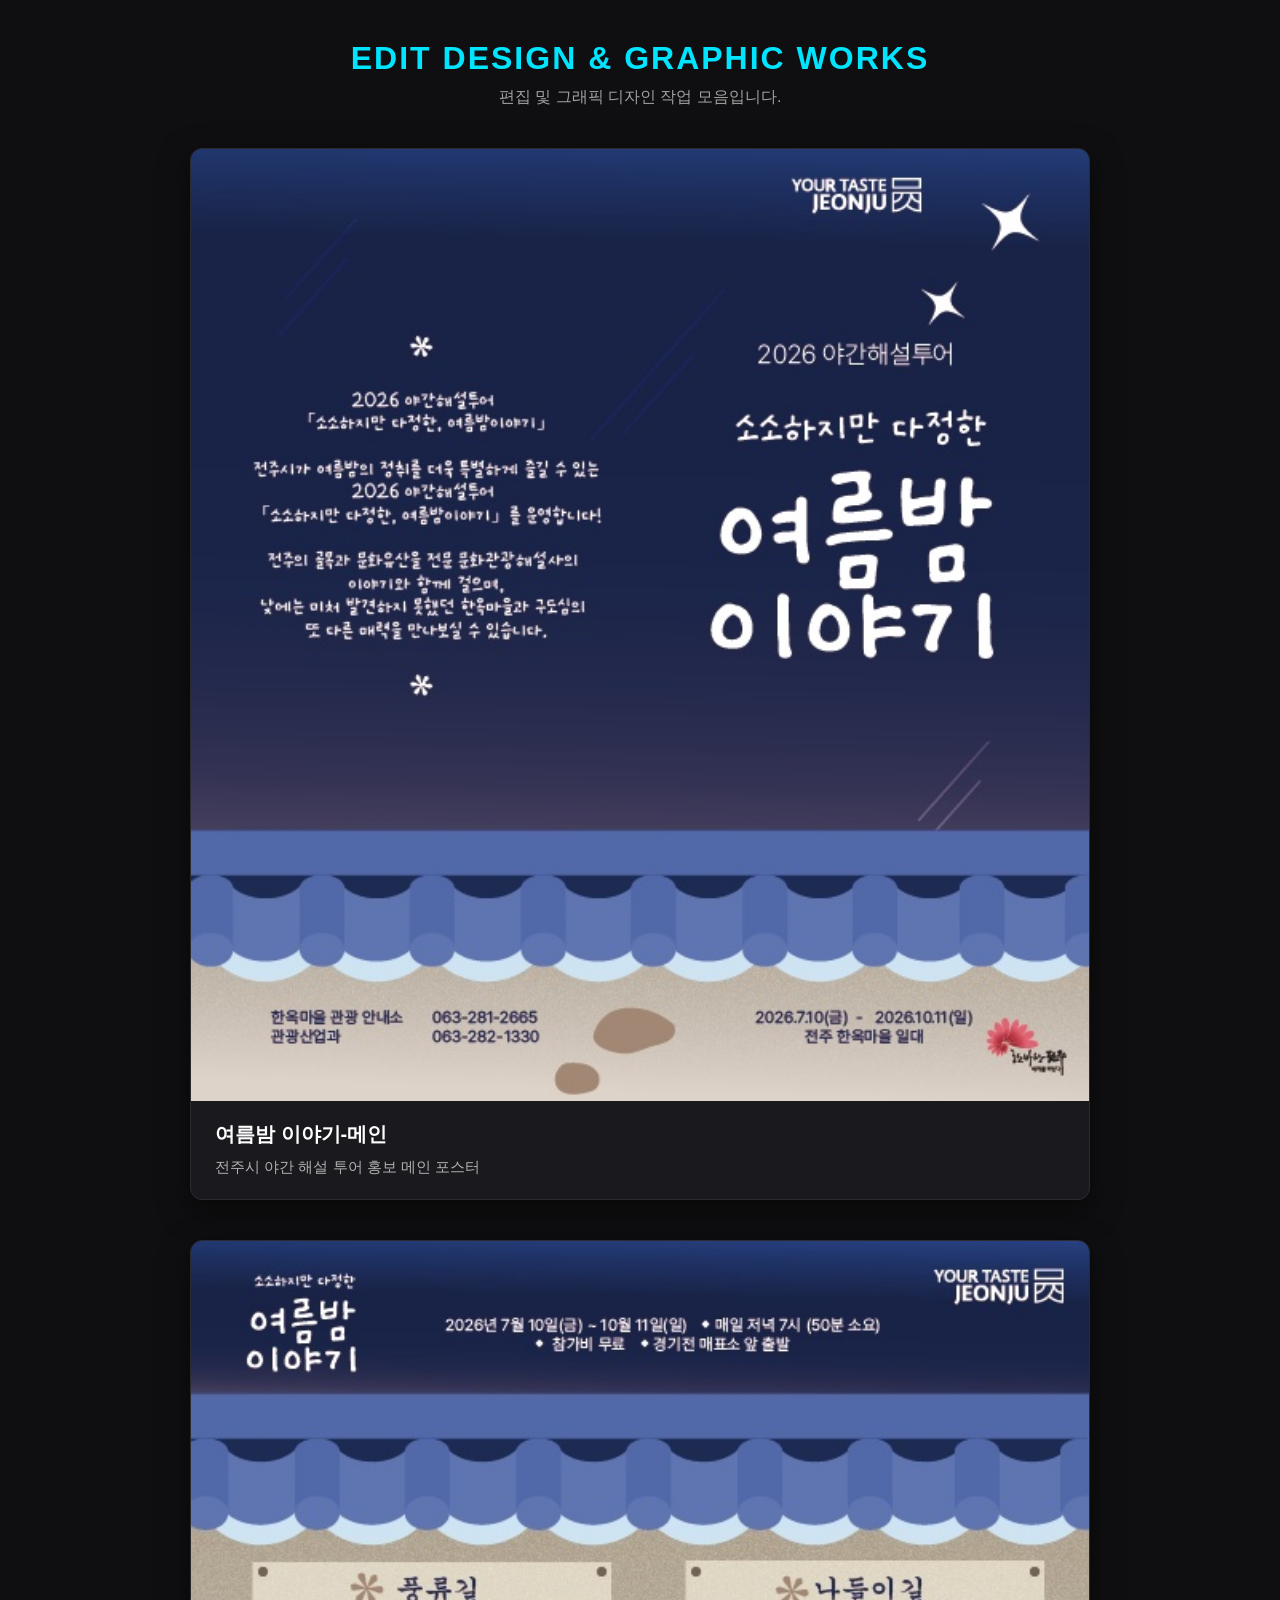
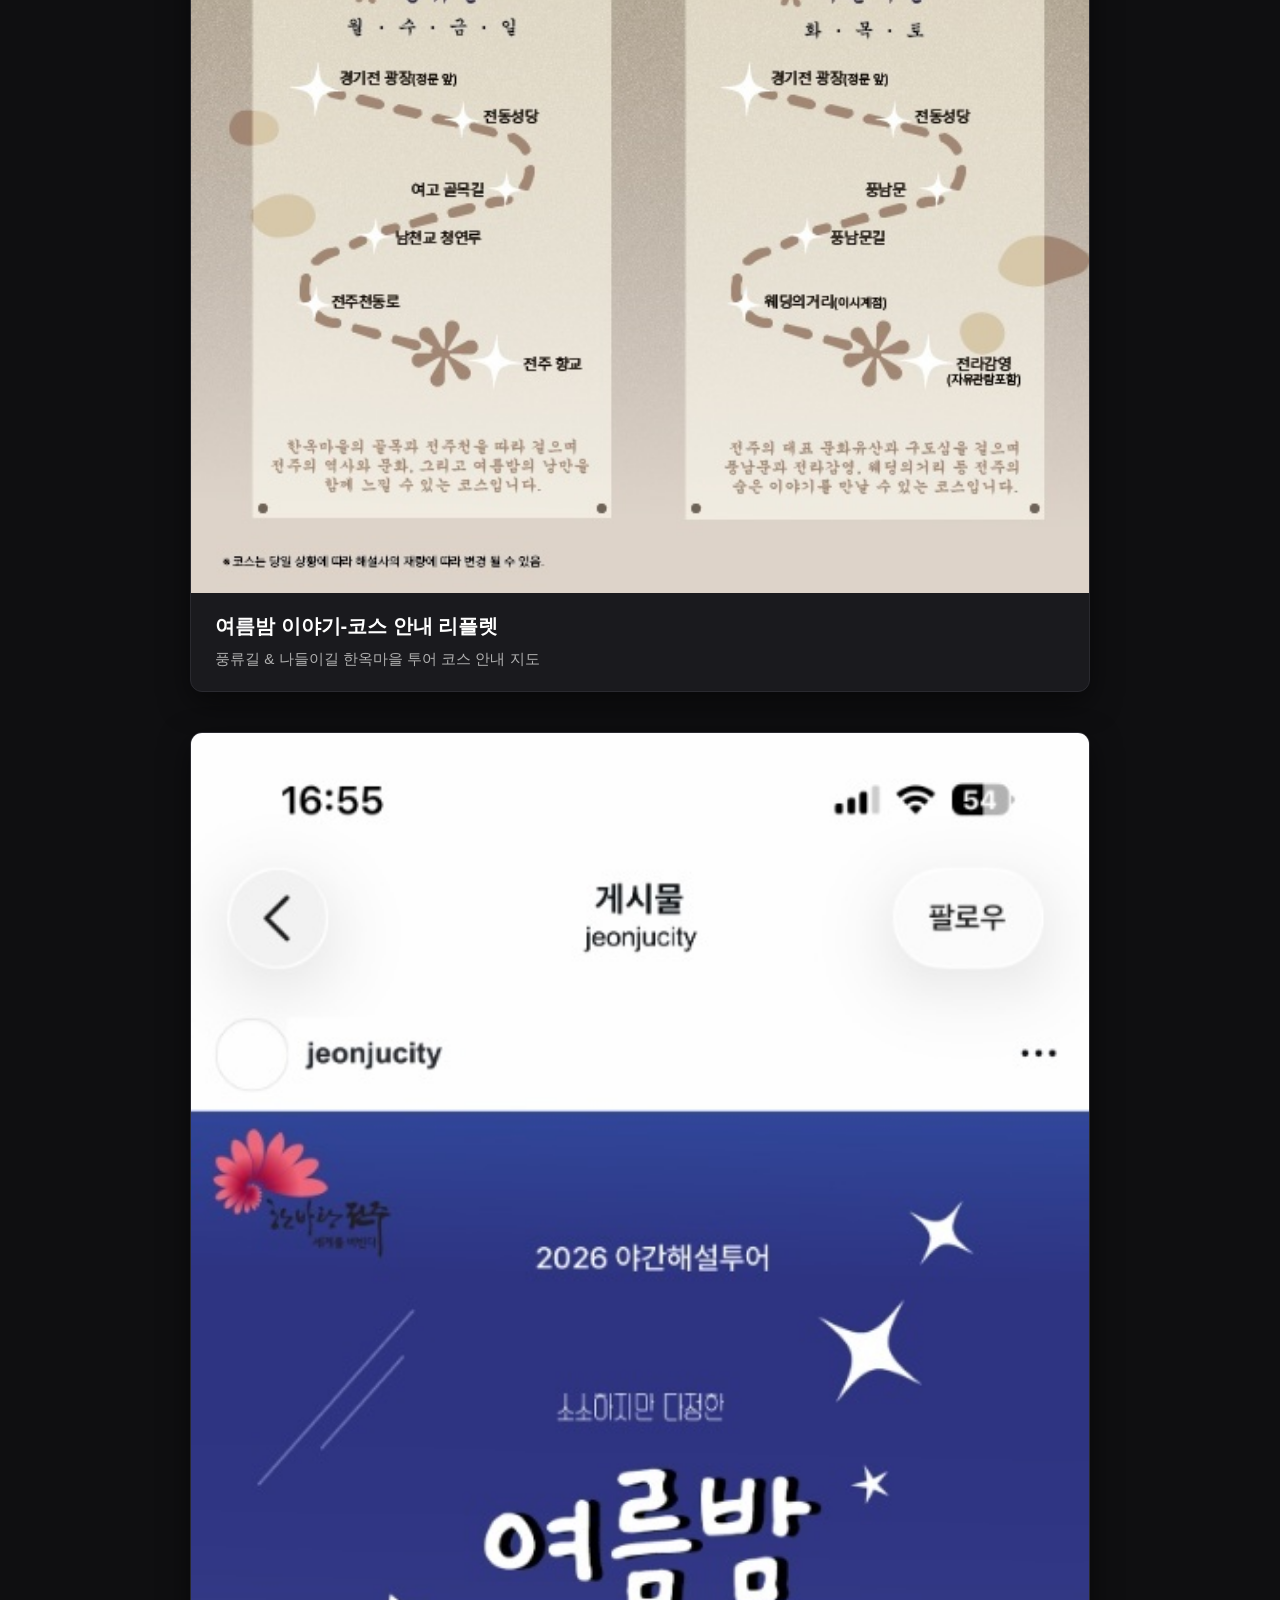
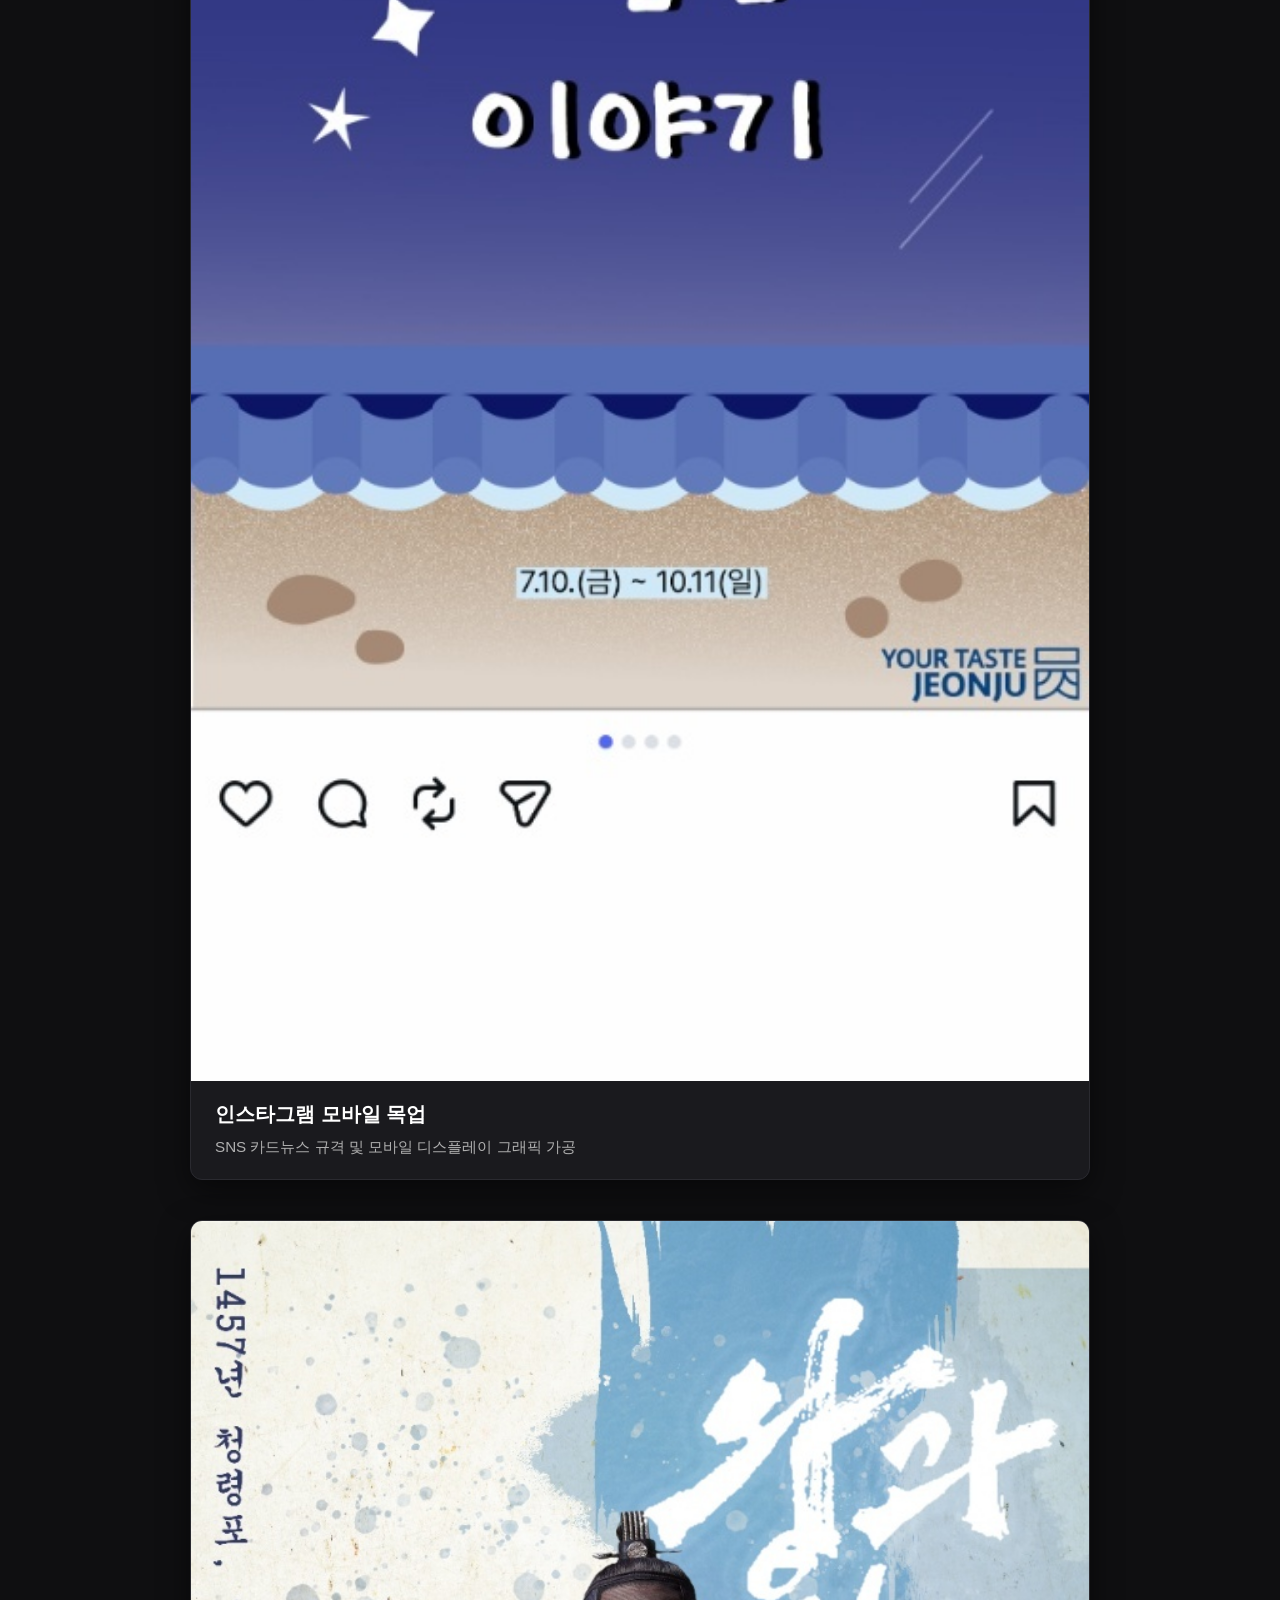
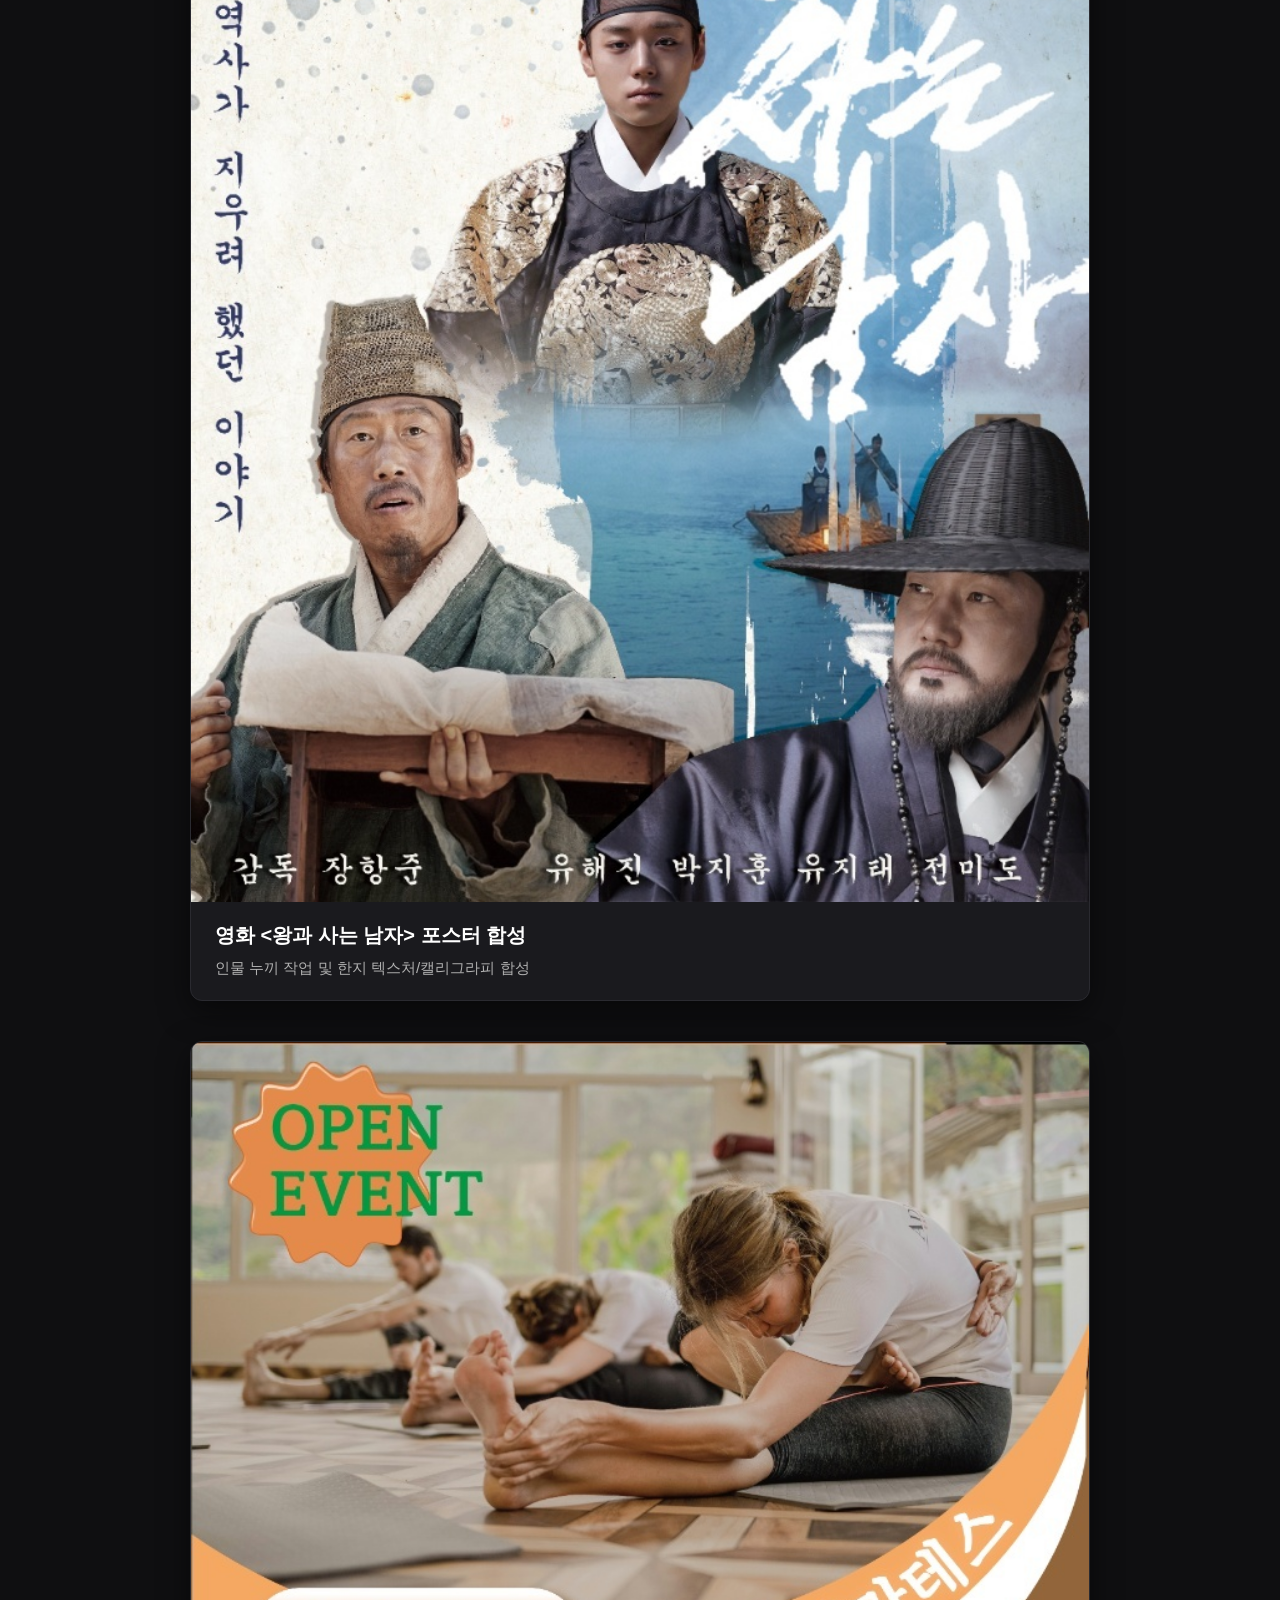
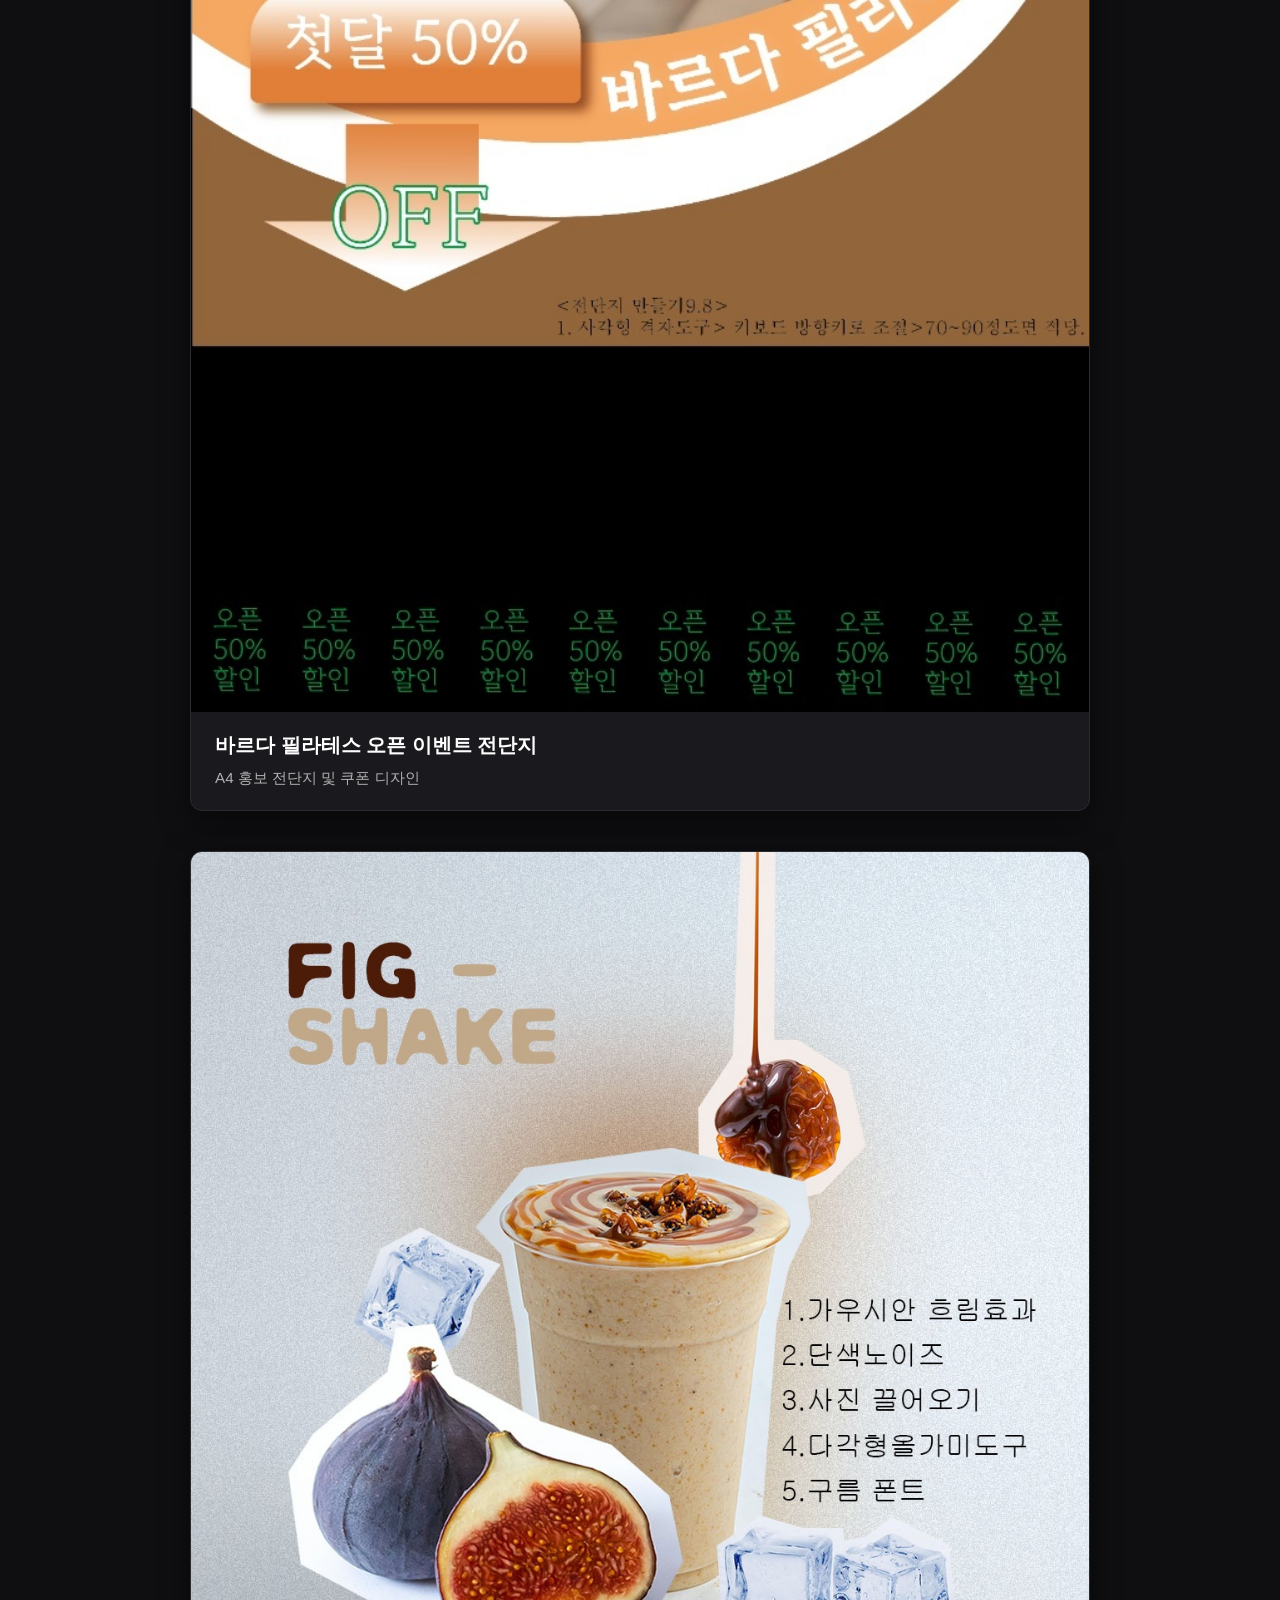
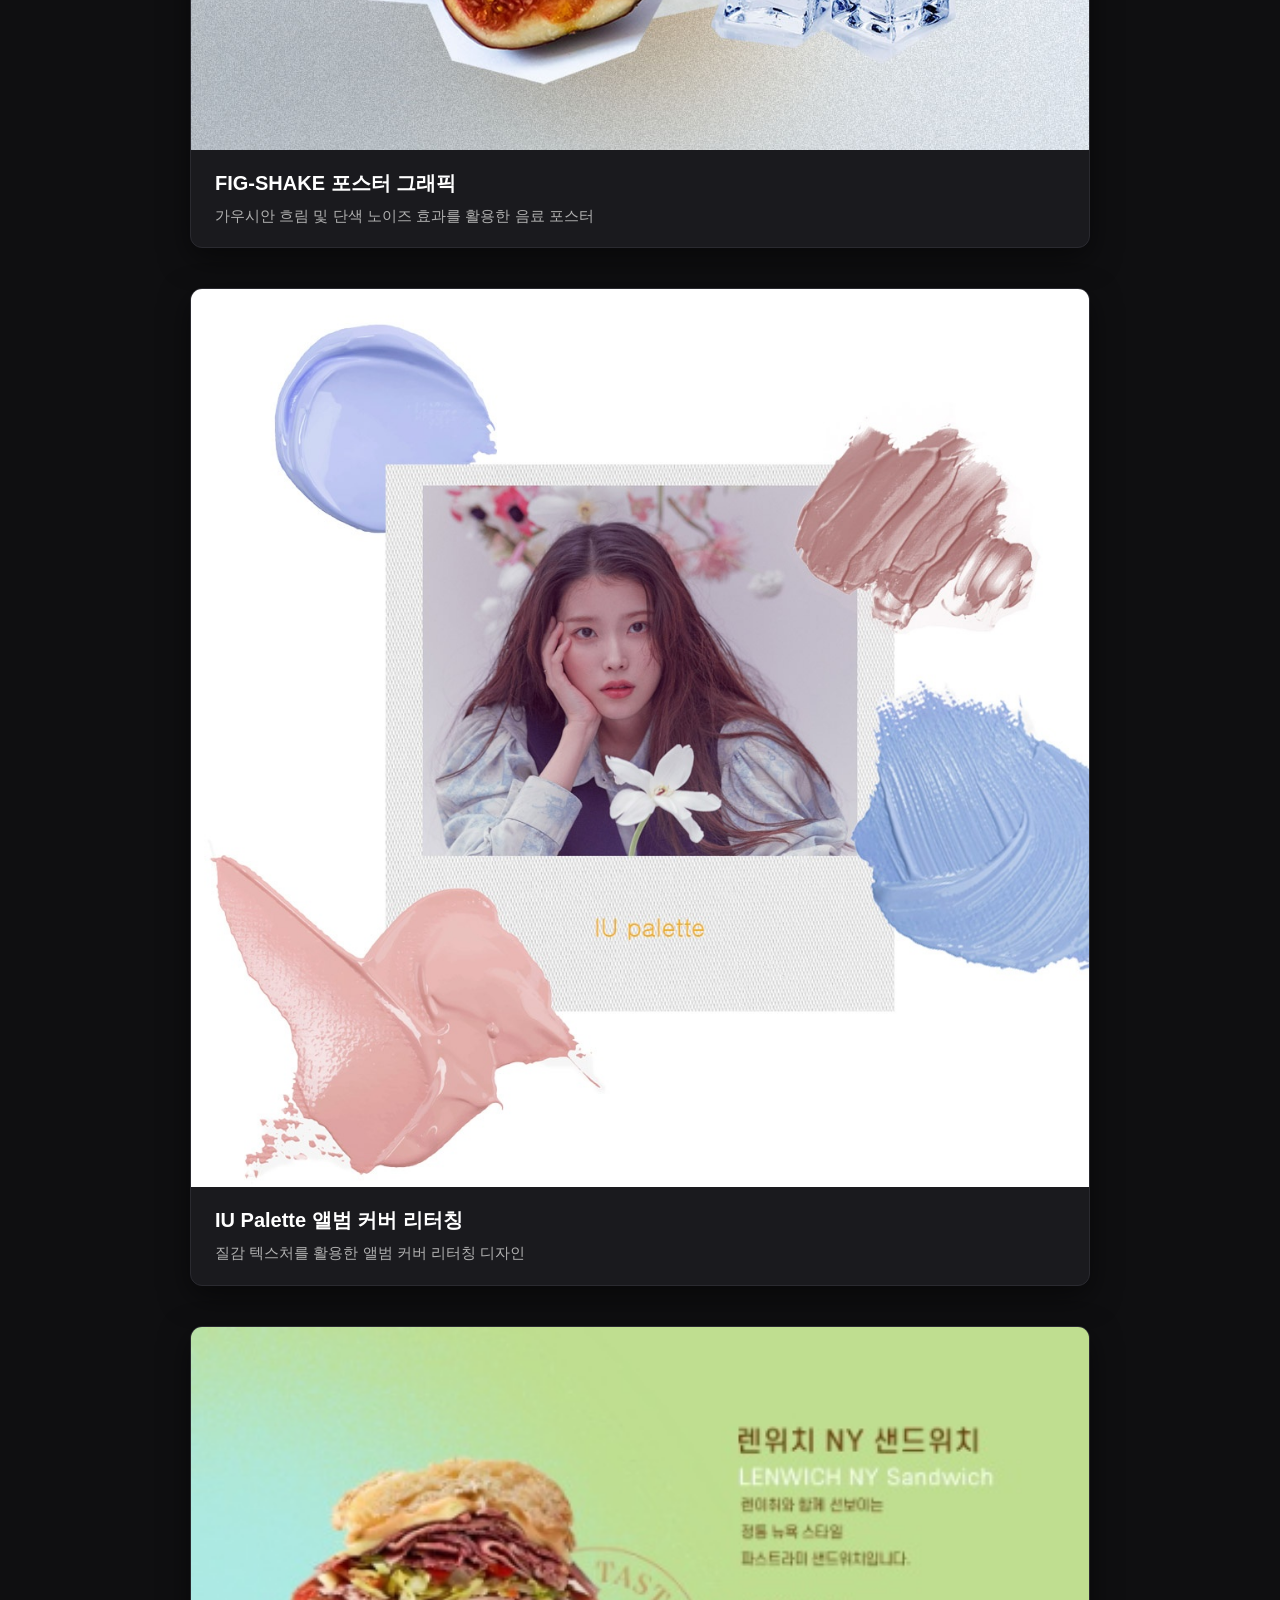
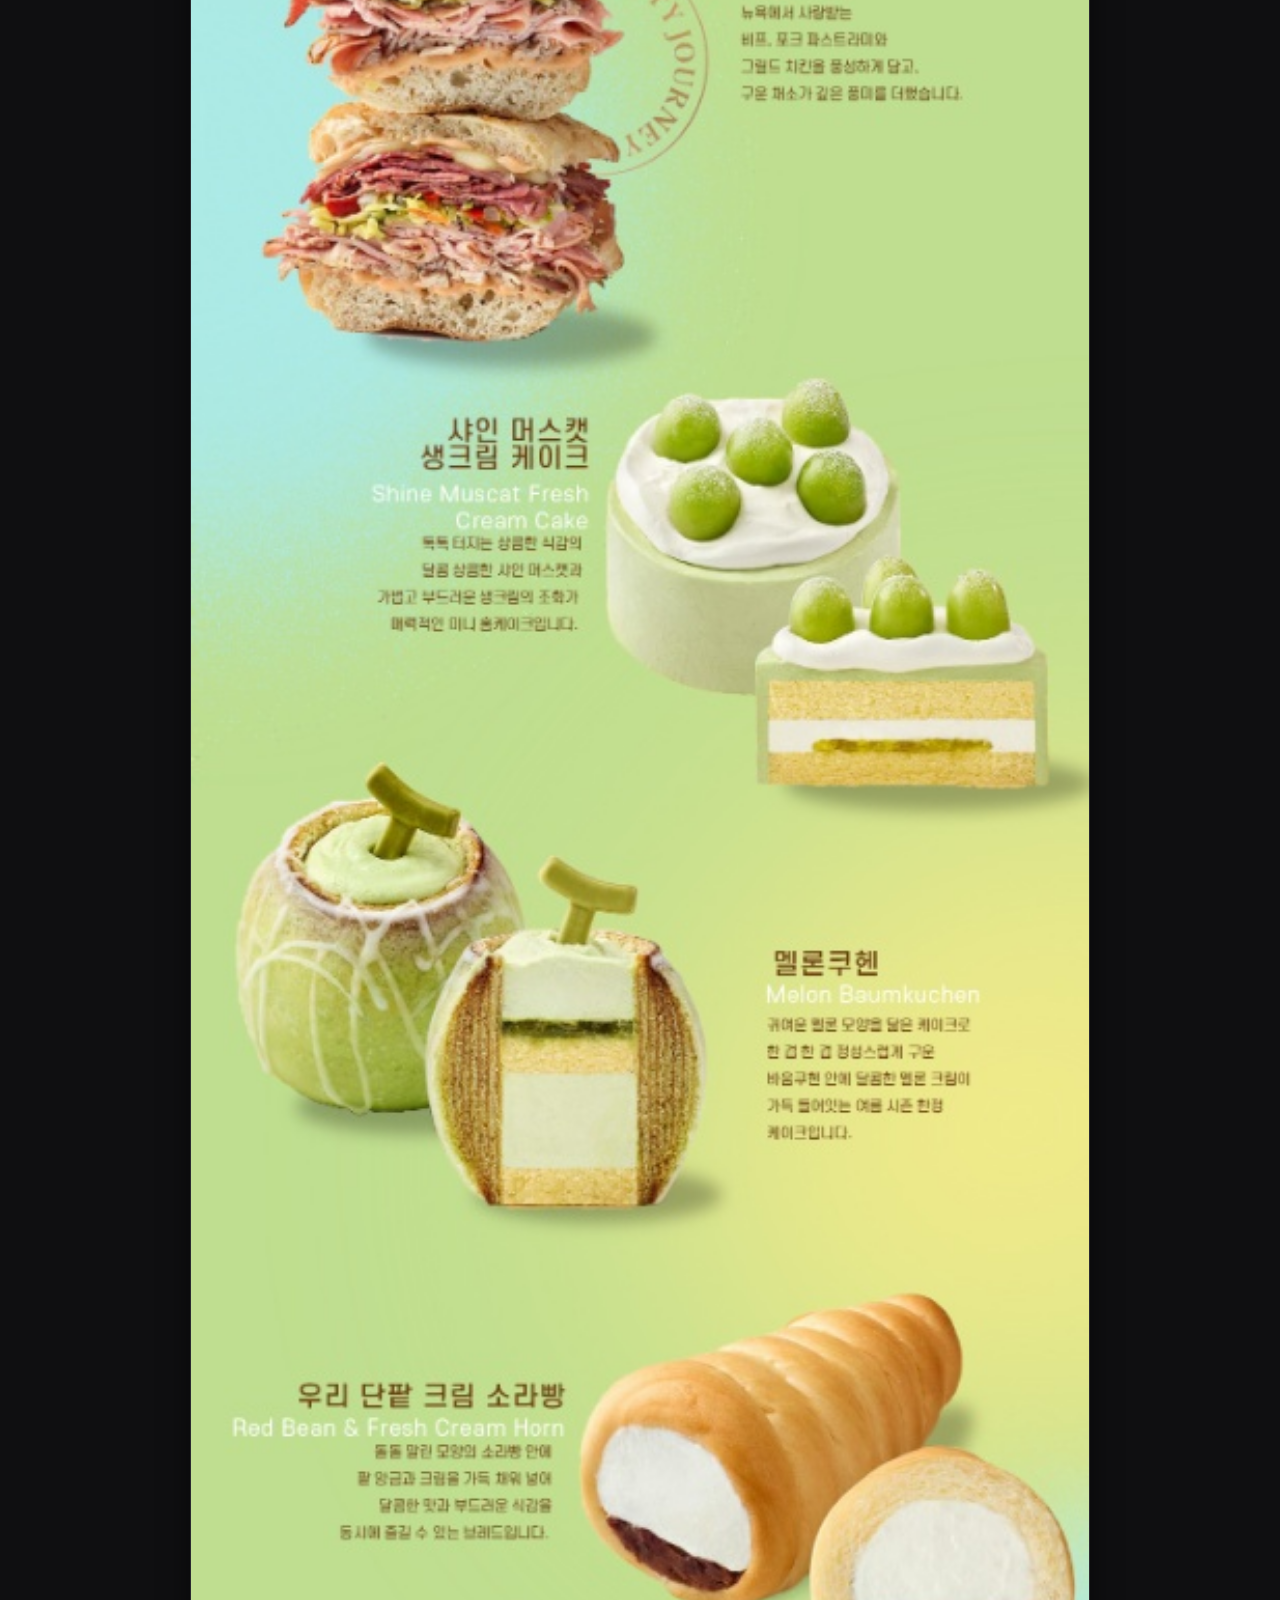
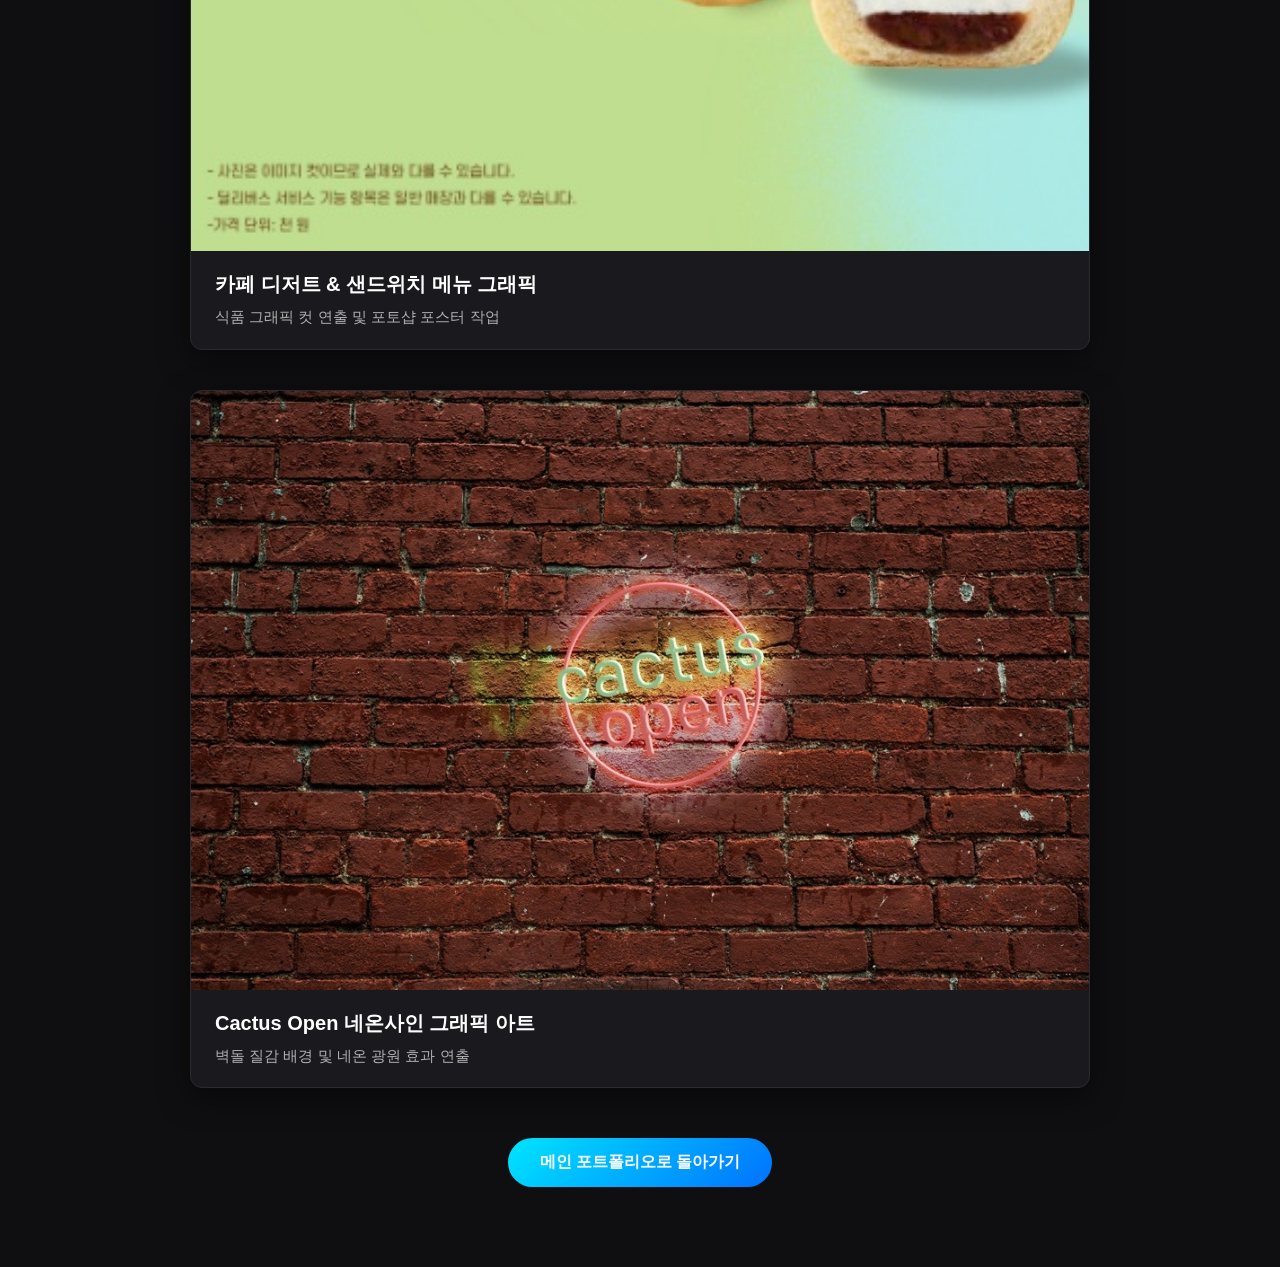
<file: edit-design-detail.html>
<!DOCTYPE html>
<html lang="ko">
<head>
  <meta charset="UTF-8">
  <meta name="viewport" content="width=device-width, initial-scale=1.0">
  <title>Edit Design Portfolio - IMOOT</title>
  <style>
    * { box-sizing: border-box; margin: 0; padding: 0; }
    body {
      background-color: #0f0f11;
      color: #ffffff;
      font-family: 'Pretendard', sans-serif;
      display: flex;
      flex-direction: column;
      align-items: center;
      padding: 40px 20px 80px;
    }
    header { width: 100%; max-width: 900px; margin-bottom: 40px; text-align: center; }
    header h1 { font-size: 2rem; letter-spacing: 2px; margin-bottom: 10px; color: #00e5ff; }
    header p { font-size: 1rem; color: #a0a0a0; }
    
    .scroll-container {
      width: 100%;
      max-width: 900px;
      display: flex;
      flex-direction: column;
      gap: 40px;
    }
    .work-item {
      width: 100%;
      background: #1a1a1e;
      border-radius: 12px;
      overflow: hidden;
      box-shadow: 0 10px 30px rgba(0,0,0,0.5);
      border: 1px solid #2a2a30;
    }
    .work-item img { width: 100%; height: auto; display: block; }
    .work-info { padding: 20px 24px; }
    .work-info h3 { font-size: 1.25rem; margin-bottom: 8px; color: #ffffff; }
    .work-info p { font-size: 0.95rem; color: #b0b0b0; line-height: 1.5; }

    .back-btn {
      margin-top: 50px;
      padding: 14px 32px;
      background: linear-gradient(135deg, #00e5ff, #0072ff);
      color: #fff;
      text-decoration: none;
      font-weight: bold;
      border-radius: 30px;
      transition: all 0.3s ease;
    }
    .back-btn:hover { opacity: 0.9; transform: scale(1.05); }
  </style>
</head>
<body>

  <header>
    <h1>EDIT DESIGN & GRAPHIC WORKS</h1>
    <p>편집 및 그래픽 디자인 작업 모음입니다.</p>
  </header>

  <main class="scroll-container">
    <!-- 1번 이미지 & 설명 (여름밤 이야기-메인) -->
    <div class="work-item">
      <img src="images/works1/work1.jpg" alt="여름밤 이야기-메인">
      <div class="work-info">
        <h3>여름밤 이야기-메인</h3>
        <p>전주시 야간 해설 투어 홍보 메인 포스터</p>
      </div>
    </div>

    <!-- 2번 이미지 & 설명 (여름밤 이야기-코스 안내 리플렛) -->
    <div class="work-item">
      <img src="images/works1/work2.jpg" alt="여름밤 이야기-코스 안내 리플렛">
      <div class="work-info">
        <h3>여름밤 이야기-코스 안내 리플렛</h3>
        <p>풍류길 & 나들이길 한옥마을 투어 코스 안내 지도</p>
      </div>
    </div>

    <!-- 3번 이미지 & 설명 (인스타그램 모바일 목업) -->
    <div class="work-item">
      <img src="images/works1/work3.jpg" alt="인스타그램 모바일 목업">
      <div class="work-info">
        <h3>인스타그램 모바일 목업</h3>
        <p>SNS 카드뉴스 규격 및 모바일 디스플레이 그래픽 가공</p>
      </div>
    </div>

    <!-- 4번 이미지 & 설명 (영화 <왕과 사는 남자> 포스터 합성) -->
    <div class="work-item">
      <img src="images/works1/work4.jpg" alt="영화 <왕과 사는 남자> 포스터 합성">
      <div class="work-info">
        <h3>영화 &lt;왕과 사는 남자&gt; 포스터 합성</h3>
        <p>인물 누끼 작업 및 한지 텍스처/캘리그라피 합성</p>
      </div>
    </div>

    <!-- 5번 이미지 & 설명 (바르다 필라테스 오픈 이벤트 전단지) -->
    <div class="work-item">
      <img src="images/works1/work5.jpg" alt="바르다 필라테스 오픈 이벤트 전단지">
      <div class="work-info">
        <h3>바르다 필라테스 오픈 이벤트 전단지</h3>
        <p>A4 홍보 전단지 및 쿠폰 디자인</p>
      </div>
    </div>

    <!-- 6번 이미지 & 설명 (FIG-SHAKE 포스터 그래픽) -->
    <div class="work-item">
      <img src="images/works1/work6.jpg" alt="FIG-SHAKE 포스터 그래픽">
      <div class="work-info">
        <h3>FIG-SHAKE 포스터 그래픽</h3>
        <p>가우시안 흐림 및 단색 노이즈 효과를 활용한 음료 포스터</p>
      </div>
    </div>

    <!-- 7번 이미지 & 설명 (IU Palette 앨범 커버 리터칭) -->
    <div class="work-item">
      <img src="images/works1/work7.jpg" alt="IU Palette 앨범 커버 리터칭">
      <div class="work-info">
        <h3>IU Palette 앨범 커버 리터칭</h3>
        <p>질감 텍스처를 활용한 앨범 커버 리터칭 디자인</p>
      </div>
    </div>

    <!-- 8번 이미지 & 설명 (카페 디저트 & 샌드위치 메뉴 그래픽) -->
    <div class="work-item">
      <img src="images/works1/work8.jpg" alt="카페 디저트 & 샌드위치 메뉴 그래픽">
      <div class="work-info">
        <h3>카페 디저트 &amp; 샌드위치 메뉴 그래픽</h3>
        <p>식품 그래픽 컷 연출 및 포토샵 포스터 작업</p>
      </div>
    </div>

    <!-- 9번 이미지 & 설명 (Cactus Open 네온사인 그래픽 아트) -->
    <div class="work-item">
      <img src="images/works1/work9.jpg" alt="Cactus Open 네온사인 그래픽 아트">
      <div class="work-info">
        <h3>Cactus Open 네온사인 그래픽 아트</h3>
        <p>벽돌 질감 배경 및 네온 광원 효과 연출</p>
      </div>
    </div>
  </main>

  <a href="index.html" class="back-btn">메인 포트폴리오로 돌아가기</a>

</body>
</html>
</file>
